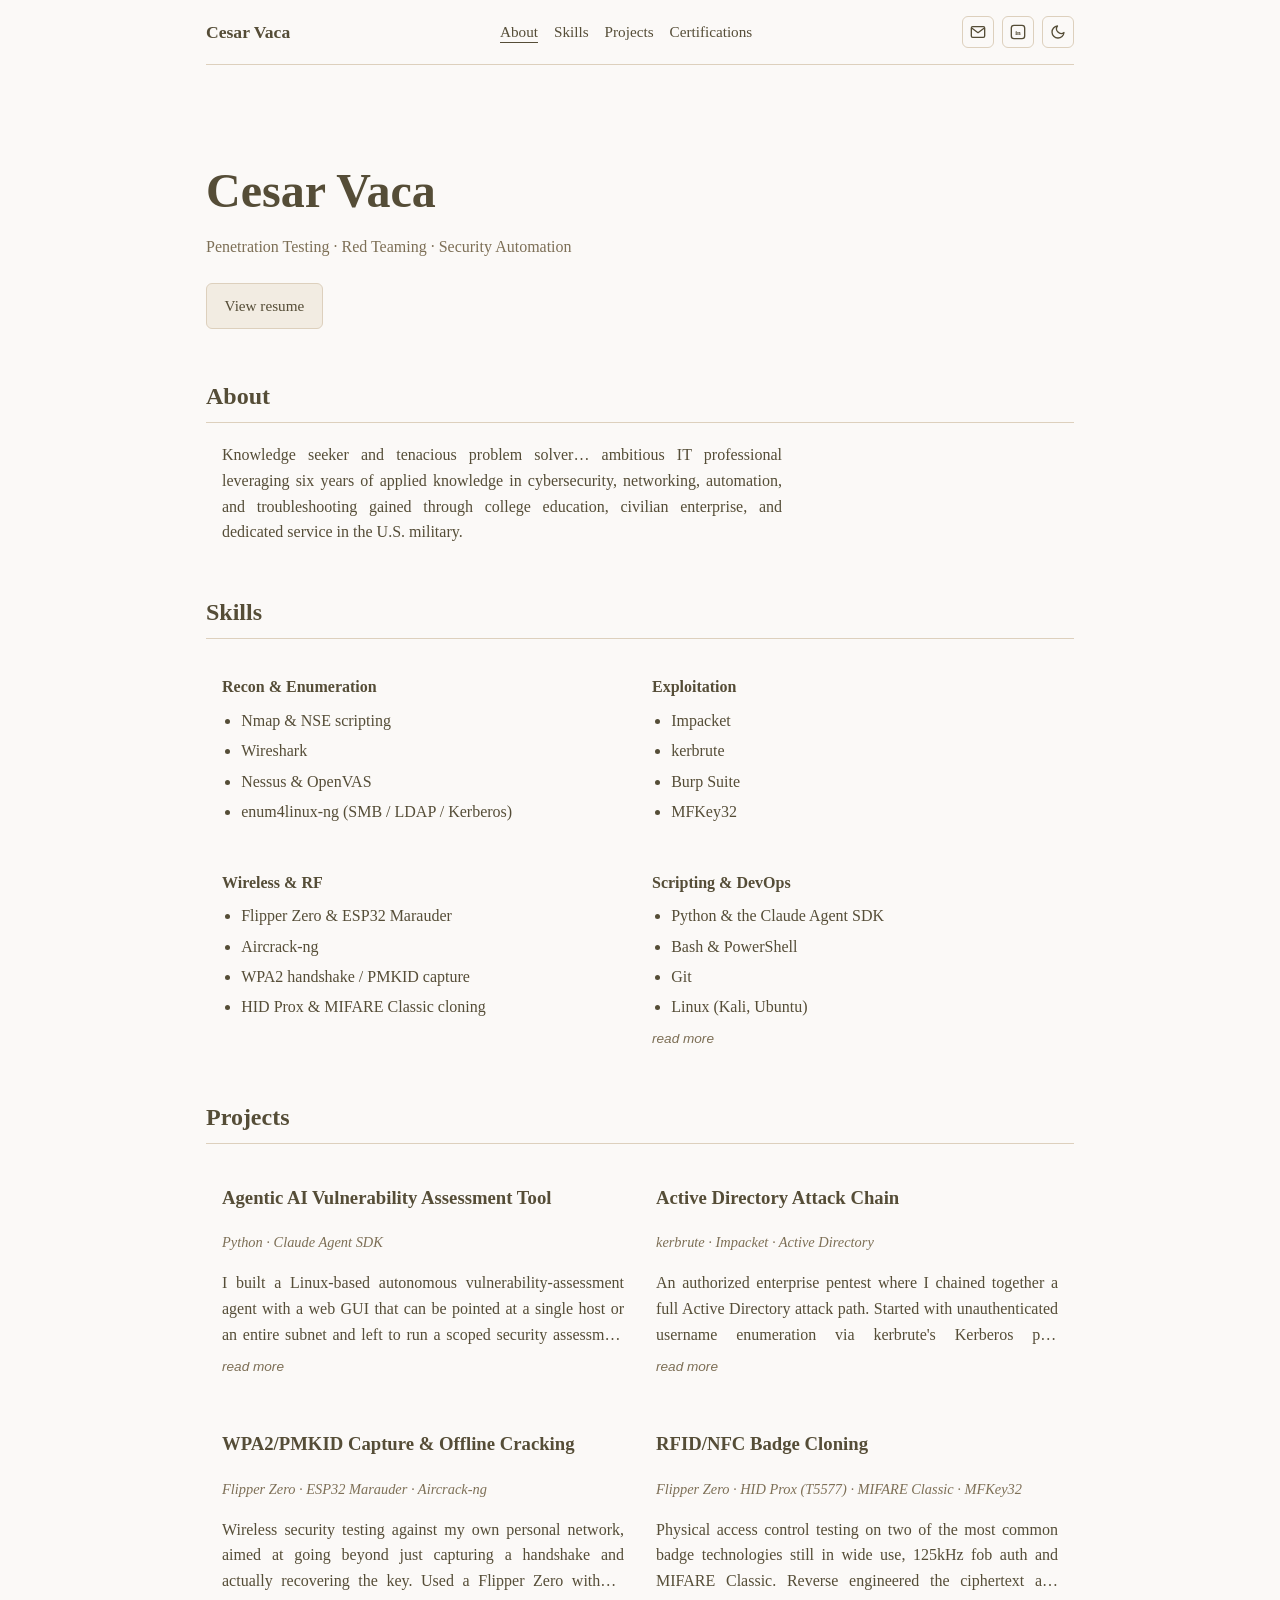
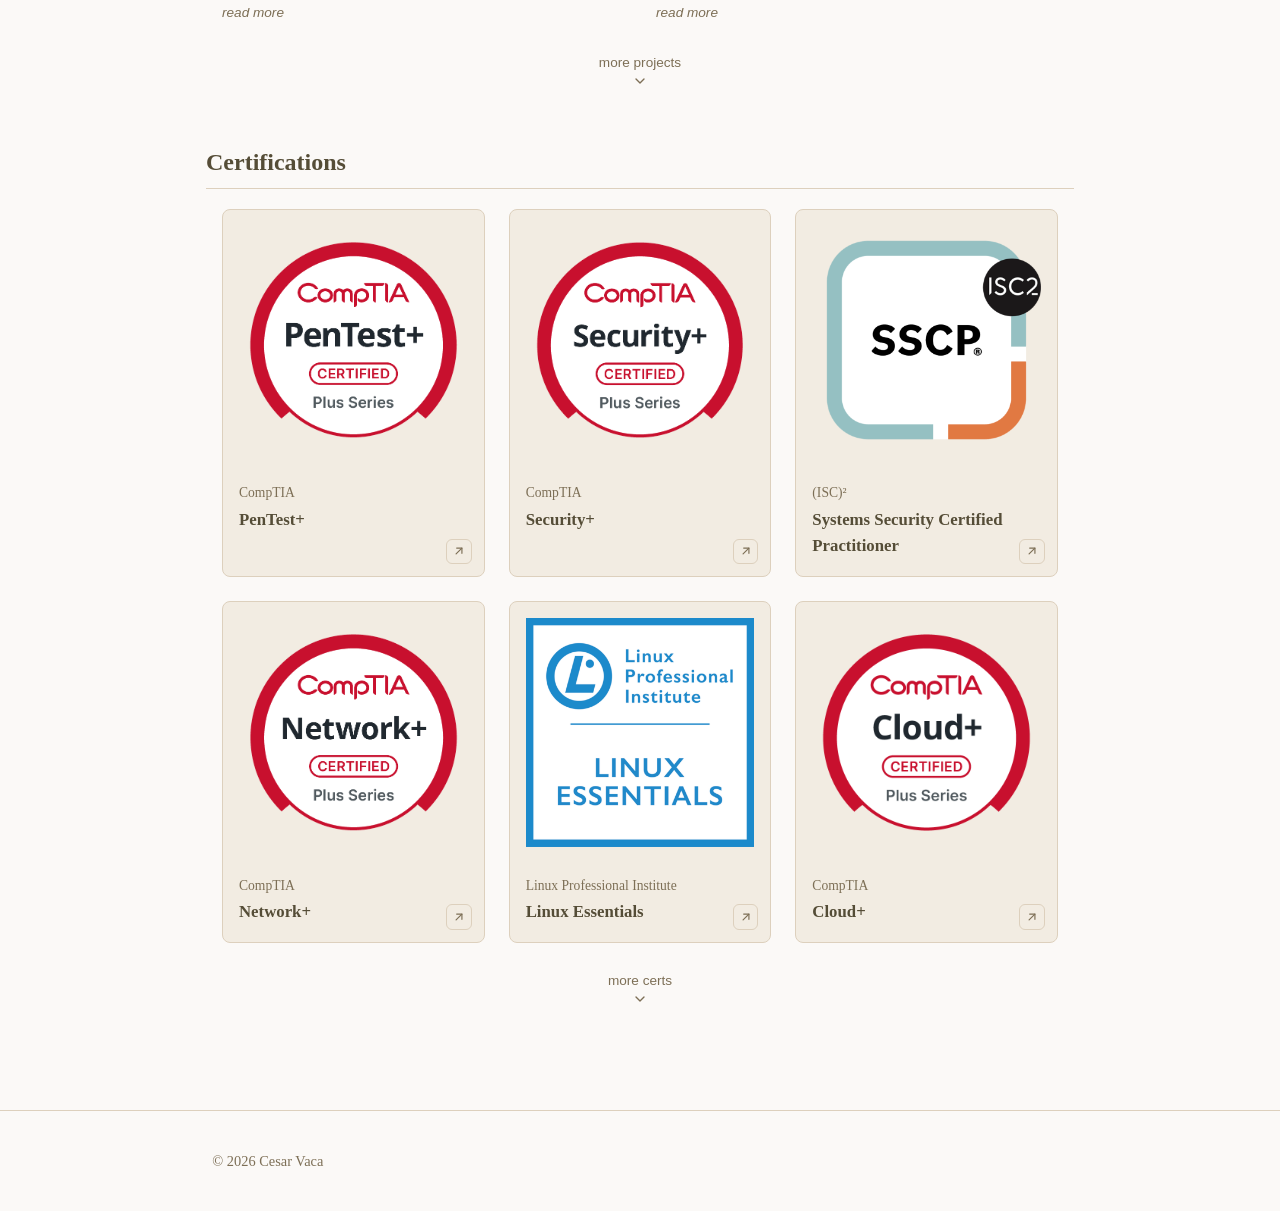
<file: index.html>
<!DOCTYPE html>
<html lang="en">
<head>
  <meta charset="UTF-8">
  <meta name="viewport" content="width=device-width, initial-scale=1.0">

  <!-- Theme must be set before first paint to avoid a flash of the wrong theme -->
  <script>
    (function () {
      var theme = 'dark';
      try {
        var saved = localStorage.getItem('theme');
        theme = saved || (window.matchMedia('(prefers-color-scheme: light)').matches ? 'light' : 'dark');
      } catch (e) {}
      document.documentElement.setAttribute('data-theme', theme);
    })();
  </script>

  <title>Cesar Vaca — Cybersecurity &amp; Penetration Testing</title>
  <meta name="description" content="Portfolio of Cesar Vaca, cybersecurity practitioner focused on penetration testing, red teaming, and security automation.">
  <link rel="canonical" href="https://cesarspace.online/">

  <!-- Structured data for search engines and job tools; mirrors the visible page content only -->
  <script type="application/ld+json">
  {
    "@context": "https://schema.org",
    "@type": "Person",
    "name": "Cesar Vaca",
    "url": "https://cesarspace.online/",
    "description": "Cybersecurity practitioner focused on penetration testing, red teaming, and security automation, with six years of applied experience in cybersecurity, networking, automation, and troubleshooting.",
    "image": "https://cesarspace.online/assets/img/og-image.png",
    "sameAs": [
      "https://www.linkedin.com/in/cesar-vaca"
    ],
    "knowsAbout": [
      "Nmap",
      "NSE scripting",
      "Wireshark",
      "Nessus",
      "OpenVAS",
      "enum4linux-ng",
      "Impacket",
      "kerbrute",
      "Burp Suite",
      "MFKey32",
      "Flipper Zero",
      "ESP32 Marauder",
      "Aircrack-ng",
      "WPA2 handshake and PMKID capture",
      "HID Prox and MIFARE Classic cloning",
      "Python",
      "Claude Agent SDK",
      "Bash",
      "PowerShell",
      "Git",
      "Linux",
      "Kali Linux",
      "Ubuntu",
      "Cloudflare Tunnel",
      "Cloudflare Zero Trust",
      "TLS/PKI",
      "DNS",
      "SPF/DKIM/DMARC",
      "Penetration testing",
      "Red teaming",
      "Security automation"
    ],
    "hasCredential": [
      {
        "@type": "EducationalOccupationalCredential",
        "name": "PenTest+",
        "credentialCategory": "certification",
        "recognizedBy": {
          "@type": "Organization",
          "name": "CompTIA"
        },
        "url": "https://www.credly.com/badges/893e9ba2-42d3-4b56-922e-d79908ea648e/public_url"
      },
      {
        "@type": "EducationalOccupationalCredential",
        "name": "Security+",
        "credentialCategory": "certification",
        "recognizedBy": {
          "@type": "Organization",
          "name": "CompTIA"
        },
        "url": "https://www.credly.com/badges/abeb1d9f-e3be-4571-bfea-fd5beabeaebd/public_url"
      },
      {
        "@type": "EducationalOccupationalCredential",
        "name": "Systems Security Certified Practitioner",
        "credentialCategory": "certification",
        "recognizedBy": {
          "@type": "Organization",
          "name": "(ISC)²"
        },
        "url": "https://www.credly.com/badges/cc08c910-19b8-47a9-a869-72b4d916efad/public_url"
      },
      {
        "@type": "EducationalOccupationalCredential",
        "name": "Network+",
        "credentialCategory": "certification",
        "recognizedBy": {
          "@type": "Organization",
          "name": "CompTIA"
        },
        "url": "https://www.credly.com/badges/9aef0cdb-99f6-4562-ba2a-3d0114cf7c8e/public_url"
      },
      {
        "@type": "EducationalOccupationalCredential",
        "name": "Linux Essentials",
        "credentialCategory": "certification",
        "recognizedBy": {
          "@type": "Organization",
          "name": "Linux Professional Institute"
        },
        "url": "https://www.credly.com/badges/c2b9890b-b2dd-4b77-a0ef-93bc54e045b1/public_url"
      },
      {
        "@type": "EducationalOccupationalCredential",
        "name": "Cloud+",
        "credentialCategory": "certification",
        "recognizedBy": {
          "@type": "Organization",
          "name": "CompTIA"
        },
        "url": "https://www.credly.com/badges/69339a74-4fec-4239-bc6e-648e1ce88b1d/public_url"
      },
      {
        "@type": "EducationalOccupationalCredential",
        "name": "Certified Cloud Practitioner",
        "credentialCategory": "certification",
        "recognizedBy": {
          "@type": "Organization",
          "name": "AWS"
        },
        "url": "https://www.credly.com/badges/6afecd0d-25e5-4164-bf71-714467b96241/public_url"
      }
    ]
  }
  </script>

  <!-- Open Graph: controls the preview card on LinkedIn, Slack, iMessage, etc. -->
  <meta property="og:type" content="website">
  <meta property="og:url" content="https://cesarspace.online/">
  <meta property="og:title" content="Cesar Vaca — Cybersecurity &amp; Penetration Testing">
  <meta property="og:description" content="Penetration testing, red teaming, and security automation.">
  <meta property="og:image" content="https://cesarspace.online/assets/img/og-image.png">
  <meta property="og:image:width" content="1200">
  <meta property="og:image:height" content="630">
  <meta name="twitter:card" content="summary_large_image">

  <!-- Favicons -->
  <link rel="icon" href="assets/img/favicon.ico" sizes="32x32">
  <link rel="apple-touch-icon" href="assets/img/apple-touch-icon.png">

  <link rel="stylesheet" href="css/styles.css">
</head>
<body>

  <a class="skip-link" href="#main">Skip to content</a>

  <header class="site-header">
    <nav class="nav" aria-label="Primary">
      <a href="#top" class="nav-brand">Cesar Vaca</a>

      <ul class="nav-links">
        <li><a href="#about">About</a></li>
        <li><a href="#skills">Skills</a></li>
        <li><a href="#projects">Projects</a></li>
        <li><a href="#certs">Certifications</a></li>
      </ul>

      <div class="nav-controls">
        <div class="mail-control">
          <button class="icon-btn" id="mail-trigger" type="button" aria-label="Email Cesar Vaca" data-email="contact@cesarspace.online">
            <svg class="icon" viewBox="0 0 24 24" fill="none" stroke="currentColor" stroke-width="2" stroke-linecap="round" stroke-linejoin="round" aria-hidden="true" focusable="false">
              <rect x="2" y="4" width="20" height="16" rx="2"></rect>
              <path d="m3 6.5 9 6.5 9-6.5"></path>
            </svg>
          </button>
          <div class="mail-flyout">
            <span class="mail-flyout-address">contact@cesarspace.online</span>
            <button id="copy-email" class="icon-btn copy-email-btn" type="button" aria-label="Copy email address">
              <svg class="icon icon-copy" viewBox="0 0 24 24" fill="none" stroke="currentColor" stroke-width="2" stroke-linecap="round" stroke-linejoin="round" aria-hidden="true" focusable="false">
                <rect x="9" y="9" width="12" height="12" rx="2"></rect>
                <path d="M5 15H4a2 2 0 0 1-2-2V4a2 2 0 0 1 2-2h9a2 2 0 0 1 2 2v1"></path>
              </svg>
              <svg class="icon icon-check" viewBox="0 0 24 24" fill="none" stroke="currentColor" stroke-width="2" stroke-linecap="round" stroke-linejoin="round" aria-hidden="true" focusable="false">
                <polyline points="20 6 9 17 4 12"></polyline>
              </svg>
            </button>
          </div>
        </div>
        <a class="icon-btn" href="https://www.linkedin.com/in/cesar-vaca" target="_blank" rel="noopener noreferrer" aria-label="LinkedIn profile">
          <svg class="icon" viewBox="0 0 24 24" aria-hidden="true" focusable="false">
            <rect x="2" y="2" width="20" height="20" rx="4" fill="none" stroke="currentColor" stroke-width="2"></rect>
            <text x="12" y="16.5" text-anchor="middle" font-size="10" font-weight="700" fill="currentColor">in</text>
          </svg>
        </a>
        <button id="theme-toggle" class="icon-btn theme-toggle" type="button" aria-label="Switch color theme">
          <svg class="icon icon-moon" viewBox="0 0 24 24" fill="none" stroke="currentColor" stroke-width="2" stroke-linecap="round" stroke-linejoin="round" aria-hidden="true" focusable="false">
            <path d="M21 12.79A9 9 0 1 1 11.21 3 7 7 0 0 0 21 12.79z"></path>
          </svg>
          <svg class="icon icon-sun" viewBox="0 0 24 24" fill="none" stroke="currentColor" stroke-width="2" stroke-linecap="round" stroke-linejoin="round" aria-hidden="true" focusable="false">
            <circle cx="12" cy="12" r="4"></circle>
            <line x1="12" y1="2" x2="12" y2="4"></line>
            <line x1="12" y1="20" x2="12" y2="22"></line>
            <line x1="4.22" y1="4.22" x2="5.64" y2="5.64"></line>
            <line x1="18.36" y1="18.36" x2="19.78" y2="19.78"></line>
            <line x1="2" y1="12" x2="4" y2="12"></line>
            <line x1="20" y1="12" x2="22" y2="12"></line>
            <line x1="4.22" y1="19.78" x2="5.64" y2="18.36"></line>
            <line x1="18.36" y1="5.64" x2="19.78" y2="4.22"></line>
          </svg>
        </button>
      </div>
    </nav>
    <div class="header-rule"><span></span></div>
  </header>

  <p id="copy-email-status" class="visually-hidden" aria-live="polite"></p>

  <main id="main">

    <section class="hero" id="top">
      <h1>Cesar Vaca</h1>
      <p class="tagline">Penetration Testing &middot; Red Teaming &middot; Security Automation</p>

      <p class="hero-actions">
        <a class="btn" href="resume">View resume</a>
      </p>
    </section>

    <section id="about">
      <h2>About</h2>
      <p>Knowledge seeker and tenacious problem solver&hellip; ambitious IT professional
        leveraging six years of applied knowledge in cybersecurity, networking,
        automation, and troubleshooting gained through college education,
        civilian enterprise, and dedicated service in the U.S. military.</p>
    </section>

    <section id="skills">
      <h2>Skills</h2>

      <div class="skills-grid">
        <div class="skill-group">
          <h3>Recon &amp; Enumeration</h3>
          <ul class="skill-list">
            <li>Nmap &amp; NSE scripting</li>
            <li>Wireshark</li>
            <li>Nessus &amp; OpenVAS</li>
            <li>enum4linux-ng (SMB / LDAP / Kerberos)</li>
          </ul>
          <button class="project-desc-toggle skill-toggle" type="button" aria-expanded="false" aria-label="Read more of the Recon &amp; Enumeration skills list">
            <span class="show-more-label">read more</span>
          </button>
        </div>
        <div class="skill-group">
          <h3>Exploitation</h3>
          <ul class="skill-list">
            <li>Impacket</li>
            <li>kerbrute</li>
            <li>Burp Suite</li>
            <li>MFKey32</li>
          </ul>
          <button class="project-desc-toggle skill-toggle" type="button" aria-expanded="false" aria-label="Read more of the Exploitation skills list">
            <span class="show-more-label">read more</span>
          </button>
        </div>
        <div class="skill-group">
          <h3>Wireless &amp; RF</h3>
          <ul class="skill-list">
            <li>Flipper Zero &amp; ESP32 Marauder</li>
            <li>Aircrack-ng</li>
            <li>WPA2 handshake / PMKID capture</li>
            <li>HID Prox &amp; MIFARE Classic cloning</li>
          </ul>
          <button class="project-desc-toggle skill-toggle" type="button" aria-expanded="false" aria-label="Read more of the Wireless &amp; RF skills list">
            <span class="show-more-label">read more</span>
          </button>
        </div>
        <div class="skill-group">
          <h3>Scripting &amp; DevOps</h3>
          <ul class="skill-list">
            <li>Python &amp; the Claude Agent SDK</li>
            <li>Bash &amp; PowerShell</li>
            <li>Git</li>
            <li>Linux (Kali, Ubuntu)</li>
            <li>Cloudflare Tunnel &amp; Zero Trust</li>
            <li>TLS/PKI, DNS, SPF/DKIM/DMARC</li>
          </ul>
          <button class="project-desc-toggle skill-toggle" type="button" aria-expanded="false" aria-label="Read more of the Scripting &amp; DevOps skills list">
            <span class="show-more-label">read more</span>
          </button>
        </div>
      </div>
    </section>

    <section id="projects">
      <h2>Projects</h2>

      <!--
        One <article class="project"> per project, in a responsive grid.
        Demo videos are commented out for now (search "DEMO VIDEO") — uncomment
        each <figure class="demo"> block once real clips exist. Hover-to-play demo (square aspect ratio) — replace
        assets/video/demo.* and assets/img/demo-poster.jpg with the real
        clip when ready; see the Media section in CLAUDE.md for encoding.
      -->
      <div class="projects-grid">
        <article class="project">
          <!-- DEMO VIDEO (disabled until real clips are ready; uncomment to restore)
          <figure class="demo">
            <video class="demo-video" muted loop playsinline preload="metadata"
                   poster="assets/img/demo-poster.jpg" width="800" height="800">
              <source src="assets/video/demo.webm" type="video/webm">
              <source src="assets/video/demo.mp4" type="video/mp4">
            </video>
          </figure>
          -->

          <h3>Agentic AI Vulnerability Assessment Tool</h3>
          <p class="project-meta">Python &middot; Claude Agent SDK</p>
          <p class="project-desc">I built a Linux-based autonomous vulnerability-assessment agent with a web
            GUI that can be pointed at a single host or an entire subnet and left to run a
            scoped security assessment end to end, auto-generating a findings report when
            it's done. The agent enforces a strict tool allow-list and validates every
            target against an authorized IP scope before it's allowed to act, so it can't
            wander outside the boundaries it was given. Furthermore, scan data and secrets
            are stored encrypted at rest, and Python code is immutable to the agent. It runs
            as a managed background service with start-on-boot and auto-restart-on-failure,
            and has been iterated on and version-controlled across multiple releases.
            Building the guardrails turned out to be the harder and more interesting problem
            than building the automation itself.</p>
          <button class="project-desc-toggle" type="button" aria-expanded="false" aria-label="Read more of this project description">
            <span class="show-more-label">read more</span>
          </button>
        </article>

        <article class="project">
          <!-- DEMO VIDEO (disabled until real clips are ready; uncomment to restore)
          <figure class="demo">
            <video class="demo-video" muted loop playsinline preload="metadata"
                   poster="assets/img/demo-poster.jpg" width="800" height="800">
              <source src="assets/video/demo.webm" type="video/webm">
              <source src="assets/video/demo.mp4" type="video/mp4">
            </video>
          </figure>
          -->

          <h3>Active Directory Attack Chain</h3>
          <p class="project-meta">kerbrute &middot; Impacket &middot; Active Directory</p>
          <p class="project-desc">An authorized enterprise pentest where I chained together a full Active
            Directory attack path. Started with unauthenticated username enumeration via
            kerbrute's Kerberos pre-authentication timing, then used Impacket to test the
            recovered accounts for AS-REP roasting, targeting accounts with Kerberos
            pre-authentication disabled that hand back a crackable ticket to anyone who asks.
            From there, checked the domain's LDAP signing configuration and confirmed it
            wasn't enforced, which is a precondition for an NTLM relay attack. Walking one
            identity from anonymous enumeration to a relay-ready misconfiguration made it
            obvious why each of these individually "minor" settings compound into a real
            path to compromise.</p>
          <button class="project-desc-toggle" type="button" aria-expanded="false" aria-label="Read more of this project description">
            <span class="show-more-label">read more</span>
          </button>
        </article>

        <article class="project">
          <!-- DEMO VIDEO (disabled until real clips are ready; uncomment to restore)
          <figure class="demo">
            <video class="demo-video" muted loop playsinline preload="metadata"
                   poster="assets/img/demo-poster.jpg" width="800" height="800">
              <source src="assets/video/demo.webm" type="video/webm">
              <source src="assets/video/demo.mp4" type="video/mp4">
            </video>
          </figure>
          -->

          <h3>WPA2/PMKID Capture &amp; Offline Cracking</h3>
          <p class="project-meta">Flipper Zero &middot; ESP32 Marauder &middot; Aircrack-ng</p>
          <p class="project-desc">Wireless security testing against my own personal network, aimed at going
            beyond just capturing a handshake and actually recovering the key. Used a
            Flipper Zero with an ESP32 Marauder board and custom firmware to profile nearby
            SSIDs, BSSIDs, channels, and encryption types. Then I performed a deauth attack
            on 2.4GHz-connected devices and captured both the WPA2 4-way handshake and the
            PMKID to a .pcap file. Ran the capture through Aircrack-ng against a wordlist
            offline, and recovered the pre-shared key. It's a fast, concrete way to
            demonstrate why Wi-Fi passwords should be as complex as an online account
            password, because a weak one can pose a real vulnerability, not just a
            theoretical one.</p>
          <button class="project-desc-toggle" type="button" aria-expanded="false" aria-label="Read more of this project description">
            <span class="show-more-label">read more</span>
          </button>
        </article>

        <article class="project">
          <!-- DEMO VIDEO (disabled until real clips are ready; uncomment to restore)
          <figure class="demo">
            <video class="demo-video" muted loop playsinline preload="metadata"
                   poster="assets/img/demo-poster.jpg" width="800" height="800">
              <source src="assets/video/demo.webm" type="video/webm">
              <source src="assets/video/demo.mp4" type="video/mp4">
            </video>
          </figure>
          -->

          <h3>RFID/NFC Badge Cloning</h3>
          <p class="project-meta">Flipper Zero &middot; HID Prox (T5577) &middot; MIFARE Classic &middot; MFKey32</p>
          <p class="project-desc">Physical access control testing on two of the most common badge technologies
            still in wide use, 125kHz fob auth and MIFARE Classic. Reverse engineered the
            ciphertext and cloned a HID Prox credential onto a writable T5577 tag, then
            separately captured MIFARE Classic authentication traffic and recovered the
            per-sector keys with MFKey32. Combined both onto a single emulated fob capable of
            presenting either credential, using only a handheld reader/writer and no access
            to the original badge's backend system. The exercise is a reminder that a lot of
            physical access control still relies on credential technologies that were never
            designed to resist cloning.</p>
          <button class="project-desc-toggle" type="button" aria-expanded="false" aria-label="Read more of this project description">
            <span class="show-more-label">read more</span>
          </button>
        </article>

        <article class="project">
          <!-- DEMO VIDEO (disabled until real clips are ready; uncomment to restore)
          <figure class="demo">
            <video class="demo-video" muted loop playsinline preload="metadata"
                   poster="assets/img/demo-poster.jpg" width="800" height="800">
              <source src="assets/video/demo.webm" type="video/webm">
              <source src="assets/video/demo.mp4" type="video/mp4">
            </video>
          </figure>
          -->

          <h3>Burp Suite Web/API Testing</h3>
          <p class="project-meta">Burp Suite &middot; Web/API Security</p>
          <p class="project-desc">Web application and API testing against intentionally vulnerable lab targets,
            focusing on server-side trust boundaries. Used Burp Suite to intercept and modify
            requests, confirming a server-side request forgery by redirecting a vulnerable
            parameter to an attacker-controlled callback listener and watching the target
            make the outbound request itself. Separately tested authorization at the object
            level by diffing API responses between a low-privilege account and an admin
            account for the same resource IDs, which surfaced a broken object-level
            authorization issue letting one account reach another's data. Both findings map
            directly to entries on the OWASP API Security Top 10.</p>
          <button class="project-desc-toggle" type="button" aria-expanded="false" aria-label="Read more of this project description">
            <span class="show-more-label">read more</span>
          </button>
        </article>

        <article class="project">
          <!-- DEMO VIDEO (disabled until real clips are ready; uncomment to restore)
          <figure class="demo">
            <video class="demo-video" muted loop playsinline preload="metadata"
                   poster="assets/img/demo-poster.jpg" width="800" height="800">
              <source src="assets/video/demo.webm" type="video/webm">
              <source src="assets/video/demo.mp4" type="video/mp4">
            </video>
          </figure>
          -->

          <h3>Secure Self-Hosted Minecraft Server</h3>
          <p class="project-meta">Ubuntu &middot; AMP (CubeCoders) &middot; Cloudflare Zero Trust &middot; Nginx</p>
          <p class="project-desc">I wanted to run a Minecraft server for friends without paying for a hosted
            Realm and without exposing my home IP address to the internet. So, I decided to
            self-host a server with CubeCoders AMP on a personally managed Ubuntu box, put
            the web management panel behind an Nginx reverse proxy with a real TLS
            certificate on a private subdomain, and tunneled both the web and game traffic
            outbound so no public port ever has to be opened on the home network. In front
            of the server admin management panel sits a Cloudflare Zero Trust access gate
            that only lets pre-approved email addresses in, and only after a one-time
            passcode. With this defense-in-depth setup, I can have my friends securely
            manage my Minecraft server remotely.</p>
          <button class="project-desc-toggle" type="button" aria-expanded="false" aria-label="Read more of this project description">
            <span class="show-more-label">read more</span>
          </button>
        </article>

        <article class="project">
          <!-- DEMO VIDEO (disabled until real clips are ready; uncomment to restore)
          <figure class="demo">
            <video class="demo-video" muted loop playsinline preload="metadata"
                   poster="assets/img/demo-poster.jpg" width="800" height="800">
              <source src="assets/video/demo.webm" type="video/webm">
              <source src="assets/video/demo.mp4" type="video/mp4">
            </video>
          </figure>
          -->

          <h3>Uniform Random Apple Shortcuts Password Generator</h3>
          <p class="project-meta">Apple Shortcuts &middot; iOS/macOS</p>
          <p class="project-desc">Apple's native password generator always generates passwords with the same
            fixed format. It's a set length with exactly one digit, one uppercase letter,
            two hyphens, and lowercase everywhere else. That fixed structure quietly shrinks
            the real keyspace, and Apple advertises around 71 bits of entropy, but a known,
            unchanging format gives an attacker a big head start when brute forcing. My
            solution was building a password generator in Apple Shortcuts that randomly
            selects from a 75-character pool of letters, digits, and symbols, with no
            positional pattern at all. A 17-character password generated from my shortcut
            works out to roughly 106 bits of entropy, about 7.5&times;10<sup>31</sup>
            possibilities, using nothing but Apple's own visual scripting tool in the
            Shortcuts app.</p>
          <button class="project-desc-toggle" type="button" aria-expanded="false" aria-label="Read more of this project description">
            <span class="show-more-label">read more</span>
          </button>
        </article>
      </div>

      <div class="show-more-wrap">
        <button id="projects-toggle" class="show-more-btn" type="button" aria-expanded="false" aria-label="Show more projects">
          <span class="show-more-label">more</span>
          <svg class="show-more-arrow" viewBox="0 0 24 24" fill="none" stroke="currentColor" stroke-width="2" stroke-linecap="round" stroke-linejoin="round" aria-hidden="true" focusable="false">
            <polyline points="6 9 12 15 18 9"></polyline>
          </svg>
        </button>
      </div>
    </section>

    <section id="certs">
      <h2>Certifications</h2>

      <!--
        One <article class="cert-card"> per credential, showing the
        vendor's Credly badge PNG (square) rather than a scan of the
        certificate, then two lines of text: .cert-vendor (the issuing
        org, e.g. "CompTIA") and .cert-title (the credential's own name,
        e.g. "PenTest+") -- previously one combined <h3> ("CompTIA
        PenTest+"), split into two elements so the vendor can read as
        visually secondary to the cert name. The whole card is the Credly
        link: .cert-badge-trigger is a real <a> wrapping the <img>,
        .cert-vendor, and .cert-title together, so a tap anywhere on the
        card (badge, vendor, or title) just navigates -- no JS required on
        touch. .cert-badge-icon (a plain arrow-up-right glyph) sits in the
        card's bottom-right corner as an always-visible tap/click
        affordance, and .cert-verify-flyout is a decorative, non-interactive
        label that js/main.js fades in and moves with the cursor on
        real-mouse hover only (desktop); both are direct children of
        .cert-card (siblings of the <a>), positioned against the card itself
        rather than the trigger. .cert-verify-flyout is aria-hidden since the
        <a> already carries the accessible name via its own aria-label. To
        add a new one: drop the badge PNG in assets/certs/ (kebab-case
        filename) and add a matching card here. For a credential with no
        Credly badge (e.g. a degree): skip the <a>/.cert-badge-icon/
        .cert-verify-flyout entirely and use a bare <img class="cert-image">
        plus <p class="cert-vendor">/<h3 class="cert-title"> as direct
        children of <article class="cert-card">.
      -->
      <div class="certs-grid">
        <article class="cert-card">
          <a class="cert-badge-trigger" href="https://www.credly.com/badges/893e9ba2-42d3-4b56-922e-d79908ea648e/public_url" target="_blank" rel="noopener noreferrer" aria-label="Verify CompTIA PenTest+ with Credly">
            <img class="cert-image" src="assets/certs/pentest-plus.png" alt="CompTIA PenTest+ badge" width="601" height="601" loading="lazy">
            <p class="cert-vendor">CompTIA</p>
            <h3 class="cert-title">PenTest+</h3>
          </a>
          <span class="cert-badge-icon" aria-hidden="true">
            <svg viewBox="0 0 24 24" fill="none" stroke="currentColor" stroke-width="2" stroke-linecap="round" stroke-linejoin="round" aria-hidden="true" focusable="false">
              <line x1="7" y1="17" x2="17" y2="7"></line>
              <polyline points="8 7 17 7 17 16"></polyline>
            </svg>
          </span>
          <span class="cert-verify-flyout" aria-hidden="true">Verify with Credly</span>
        </article>
        <article class="cert-card">
          <a class="cert-badge-trigger" href="https://www.credly.com/badges/abeb1d9f-e3be-4571-bfea-fd5beabeaebd/public_url" target="_blank" rel="noopener noreferrer" aria-label="Verify CompTIA Security+ with Credly">
            <img class="cert-image" src="assets/certs/security-plus.png" alt="CompTIA Security+ badge" width="601" height="601" loading="lazy">
            <p class="cert-vendor">CompTIA</p>
            <h3 class="cert-title">Security+</h3>
          </a>
          <span class="cert-badge-icon" aria-hidden="true">
            <svg viewBox="0 0 24 24" fill="none" stroke="currentColor" stroke-width="2" stroke-linecap="round" stroke-linejoin="round" aria-hidden="true" focusable="false">
              <line x1="7" y1="17" x2="17" y2="7"></line>
              <polyline points="8 7 17 7 17 16"></polyline>
            </svg>
          </span>
          <span class="cert-verify-flyout" aria-hidden="true">Verify with Credly</span>
        </article>
        <article class="cert-card">
          <a class="cert-badge-trigger" href="https://www.credly.com/badges/cc08c910-19b8-47a9-a869-72b4d916efad/public_url" target="_blank" rel="noopener noreferrer" aria-label="Verify (ISC)&sup2; Systems Security Certified Practitioner with Credly">
            <img class="cert-image" src="assets/certs/sscp.png" alt="(ISC)&sup2; SSCP badge" width="1455" height="1455" loading="lazy">
            <p class="cert-vendor">(ISC)&sup2;</p>
            <h3 class="cert-title">Systems Security Certified Practitioner</h3>
          </a>
          <span class="cert-badge-icon" aria-hidden="true">
            <svg viewBox="0 0 24 24" fill="none" stroke="currentColor" stroke-width="2" stroke-linecap="round" stroke-linejoin="round" aria-hidden="true" focusable="false">
              <line x1="7" y1="17" x2="17" y2="7"></line>
              <polyline points="8 7 17 7 17 16"></polyline>
            </svg>
          </span>
          <span class="cert-verify-flyout" aria-hidden="true">Verify with Credly</span>
        </article>
        <article class="cert-card">
          <a class="cert-badge-trigger" href="https://www.credly.com/badges/9aef0cdb-99f6-4562-ba2a-3d0114cf7c8e/public_url" target="_blank" rel="noopener noreferrer" aria-label="Verify CompTIA Network+ with Credly">
            <img class="cert-image" src="assets/certs/network-plus.png" alt="CompTIA Network+ badge" width="601" height="601" loading="lazy">
            <p class="cert-vendor">CompTIA</p>
            <h3 class="cert-title">Network+</h3>
          </a>
          <span class="cert-badge-icon" aria-hidden="true">
            <svg viewBox="0 0 24 24" fill="none" stroke="currentColor" stroke-width="2" stroke-linecap="round" stroke-linejoin="round" aria-hidden="true" focusable="false">
              <line x1="7" y1="17" x2="17" y2="7"></line>
              <polyline points="8 7 17 7 17 16"></polyline>
            </svg>
          </span>
          <span class="cert-verify-flyout" aria-hidden="true">Verify with Credly</span>
        </article>
        <article class="cert-card">
          <a class="cert-badge-trigger" href="https://www.credly.com/badges/c2b9890b-b2dd-4b77-a0ef-93bc54e045b1/public_url" target="_blank" rel="noopener noreferrer" aria-label="Verify Linux Essentials with Credly">
            <img class="cert-image" src="assets/certs/linux-essentials.png" alt="Linux Essentials badge" width="1632" height="1632" loading="lazy">
            <p class="cert-vendor">Linux Professional Institute</p>
            <h3 class="cert-title">Linux Essentials</h3>
          </a>
          <span class="cert-badge-icon" aria-hidden="true">
            <svg viewBox="0 0 24 24" fill="none" stroke="currentColor" stroke-width="2" stroke-linecap="round" stroke-linejoin="round" aria-hidden="true" focusable="false">
              <line x1="7" y1="17" x2="17" y2="7"></line>
              <polyline points="8 7 17 7 17 16"></polyline>
            </svg>
          </span>
          <span class="cert-verify-flyout" aria-hidden="true">Verify with Credly</span>
        </article>
        <article class="cert-card">
          <a class="cert-badge-trigger" href="https://www.credly.com/badges/69339a74-4fec-4239-bc6e-648e1ce88b1d/public_url" target="_blank" rel="noopener noreferrer" aria-label="Verify CompTIA Cloud+ with Credly">
            <img class="cert-image" src="assets/certs/cloud-plus.png" alt="CompTIA Cloud+ badge" width="600" height="600" loading="lazy">
            <p class="cert-vendor">CompTIA</p>
            <h3 class="cert-title">Cloud+</h3>
          </a>
          <span class="cert-badge-icon" aria-hidden="true">
            <svg viewBox="0 0 24 24" fill="none" stroke="currentColor" stroke-width="2" stroke-linecap="round" stroke-linejoin="round" aria-hidden="true" focusable="false">
              <line x1="7" y1="17" x2="17" y2="7"></line>
              <polyline points="8 7 17 7 17 16"></polyline>
            </svg>
          </span>
          <span class="cert-verify-flyout" aria-hidden="true">Verify with Credly</span>
        </article>
        <article class="cert-card">
          <a class="cert-badge-trigger" href="https://www.credly.com/badges/6afecd0d-25e5-4164-bf71-714467b96241/public_url" target="_blank" rel="noopener noreferrer" aria-label="Verify AWS Certified Cloud Practitioner with Credly">
            <img class="cert-image" src="assets/certs/aws-ccp.png" alt="AWS Certified Cloud Practitioner badge" width="1654" height="1654" loading="lazy">
            <p class="cert-vendor">AWS</p>
            <h3 class="cert-title">Certified Cloud Practitioner</h3>
          </a>
          <span class="cert-badge-icon" aria-hidden="true">
            <svg viewBox="0 0 24 24" fill="none" stroke="currentColor" stroke-width="2" stroke-linecap="round" stroke-linejoin="round" aria-hidden="true" focusable="false">
              <line x1="7" y1="17" x2="17" y2="7"></line>
              <polyline points="8 7 17 7 17 16"></polyline>
            </svg>
          </span>
          <span class="cert-verify-flyout" aria-hidden="true">Verify with Credly</span>
        </article>
      </div>

      <div class="show-more-wrap">
        <button id="certs-toggle" class="show-more-btn" type="button" aria-expanded="false" aria-label="Show more certifications">
          <span class="show-more-label">more</span>
          <svg class="show-more-arrow" viewBox="0 0 24 24" fill="none" stroke="currentColor" stroke-width="2" stroke-linecap="round" stroke-linejoin="round" aria-hidden="true" focusable="false">
            <polyline points="6 9 12 15 18 9"></polyline>
          </svg>
        </button>
      </div>
    </section>

    <div id="scroll-sentinel" class="scroll-sentinel" aria-hidden="true"></div>

  </main>

  <footer class="site-footer">
    <p>&copy; 2026 Cesar Vaca</p>
  </footer>

  <button id="back-to-top" class="back-to-top" type="button" aria-label="Back to top">&#8593;</button>

  <script src="js/main.js"></script>
</body>
</html>
</file>
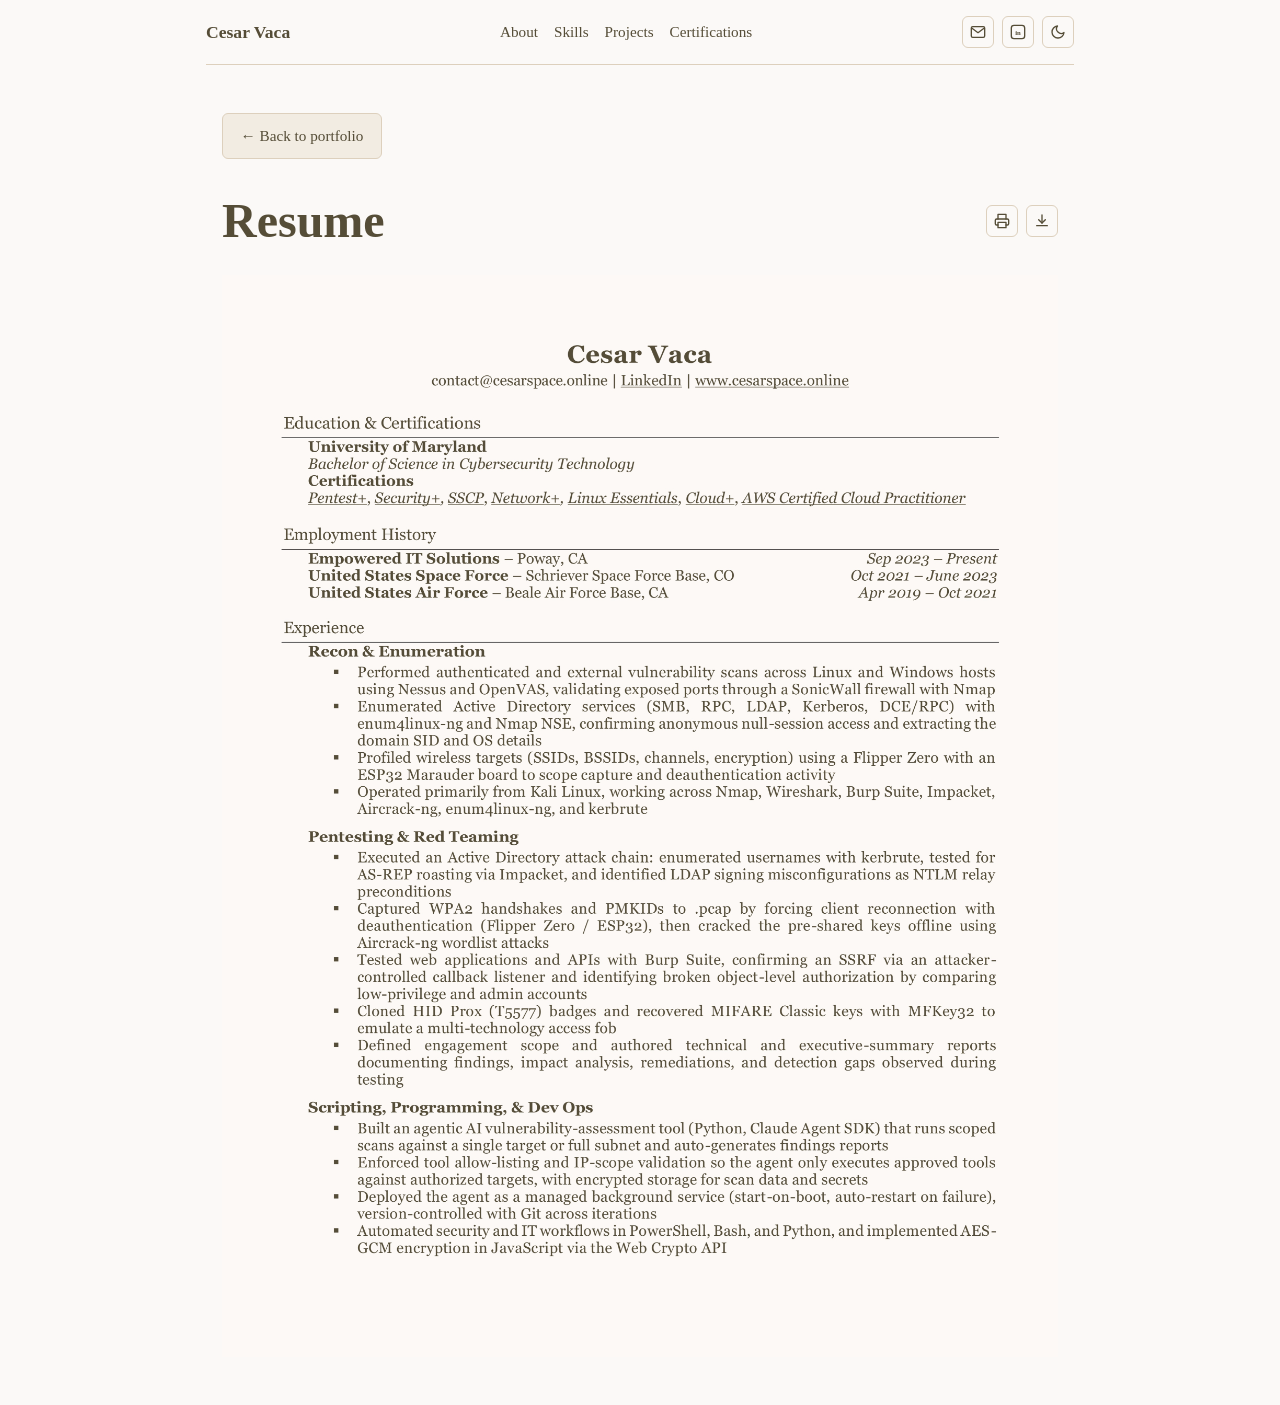
<file: resume.html>
<!DOCTYPE html>
<html lang="en">
<head>
  <meta charset="UTF-8">
  <meta name="viewport" content="width=device-width, initial-scale=1.0">

  <!-- Theme must be set before first paint to avoid a flash of the wrong theme -->
  <script>
    (function () {
      var theme = 'dark';
      try {
        var saved = localStorage.getItem('theme');
        theme = saved || (window.matchMedia('(prefers-color-scheme: light)').matches ? 'light' : 'dark');
      } catch (e) {}
      document.documentElement.setAttribute('data-theme', theme);
    })();
  </script>

  <title>Resume &mdash; Cesar Vaca</title>
  <link rel="canonical" href="https://cesarspace.online/resume">

  <!-- Favicons -->
  <link rel="icon" href="assets/img/favicon.ico" sizes="32x32">
  <link rel="apple-touch-icon" href="assets/img/apple-touch-icon.png">

  <link rel="stylesheet" href="css/styles.css">
</head>
<body>

  <a class="skip-link" href="#main">Skip to content</a>

  <!--
    Same header as index.html (brand, nav-links, mail flyout, LinkedIn,
    theme toggle) so this page reads as part of the site rather than a
    bare utility page. Nav links point back to /#about etc. since there
    are no matching sections on this page for a bare #about to scroll to.
  -->
  <header class="site-header">
    <nav class="nav" aria-label="Primary">
      <a href="/" class="nav-brand">Cesar Vaca</a>

      <ul class="nav-links">
        <li><a href="/#about">About</a></li>
        <li><a href="/#skills">Skills</a></li>
        <li><a href="/#projects">Projects</a></li>
        <li><a href="/#certs">Certifications</a></li>
      </ul>

      <div class="nav-controls">
        <div class="mail-control">
          <button class="icon-btn" id="mail-trigger" type="button" aria-label="Email Cesar Vaca" data-email="contact@cesarspace.online">
            <svg class="icon" viewBox="0 0 24 24" fill="none" stroke="currentColor" stroke-width="2" stroke-linecap="round" stroke-linejoin="round" aria-hidden="true" focusable="false">
              <rect x="2" y="4" width="20" height="16" rx="2"></rect>
              <path d="m3 6.5 9 6.5 9-6.5"></path>
            </svg>
          </button>
          <div class="mail-flyout">
            <span class="mail-flyout-address">contact@cesarspace.online</span>
            <button id="copy-email" class="icon-btn copy-email-btn" type="button" aria-label="Copy email address">
              <svg class="icon icon-copy" viewBox="0 0 24 24" fill="none" stroke="currentColor" stroke-width="2" stroke-linecap="round" stroke-linejoin="round" aria-hidden="true" focusable="false">
                <rect x="9" y="9" width="12" height="12" rx="2"></rect>
                <path d="M5 15H4a2 2 0 0 1-2-2V4a2 2 0 0 1 2-2h9a2 2 0 0 1 2 2v1"></path>
              </svg>
              <svg class="icon icon-check" viewBox="0 0 24 24" fill="none" stroke="currentColor" stroke-width="2" stroke-linecap="round" stroke-linejoin="round" aria-hidden="true" focusable="false">
                <polyline points="20 6 9 17 4 12"></polyline>
              </svg>
            </button>
          </div>
        </div>
        <a class="icon-btn" href="https://www.linkedin.com/in/cesar-vaca" target="_blank" rel="noopener noreferrer" aria-label="LinkedIn profile">
          <svg class="icon" viewBox="0 0 24 24" aria-hidden="true" focusable="false">
            <rect x="2" y="2" width="20" height="20" rx="4" fill="none" stroke="currentColor" stroke-width="2"></rect>
            <text x="12" y="16.5" text-anchor="middle" font-size="10" font-weight="700" fill="currentColor">in</text>
          </svg>
        </a>
        <button id="theme-toggle" class="icon-btn theme-toggle" type="button" aria-label="Switch color theme">
          <svg class="icon icon-moon" viewBox="0 0 24 24" fill="none" stroke="currentColor" stroke-width="2" stroke-linecap="round" stroke-linejoin="round" aria-hidden="true" focusable="false">
            <path d="M21 12.79A9 9 0 1 1 11.21 3 7 7 0 0 0 21 12.79z"></path>
          </svg>
          <svg class="icon icon-sun" viewBox="0 0 24 24" fill="none" stroke="currentColor" stroke-width="2" stroke-linecap="round" stroke-linejoin="round" aria-hidden="true" focusable="false">
            <circle cx="12" cy="12" r="4"></circle>
            <line x1="12" y1="2" x2="12" y2="4"></line>
            <line x1="12" y1="20" x2="12" y2="22"></line>
            <line x1="4.22" y1="4.22" x2="5.64" y2="5.64"></line>
            <line x1="18.36" y1="18.36" x2="19.78" y2="19.78"></line>
            <line x1="2" y1="12" x2="4" y2="12"></line>
            <line x1="20" y1="12" x2="22" y2="12"></line>
            <line x1="4.22" y1="19.78" x2="5.64" y2="18.36"></line>
            <line x1="18.36" y1="5.64" x2="19.78" y2="4.22"></line>
          </svg>
        </button>
      </div>
    </nav>
    <div class="header-rule"><span></span></div>
  </header>

  <p id="copy-email-status" class="visually-hidden" aria-live="polite"></p>

  <main id="main">
    <a class="btn resume-back" href="/">&larr; Back to portfolio</a>

    <div class="resume-toolbar">
      <h1>Resume</h1>
      <div class="resume-toolbar-actions">
        <button id="resume-print" class="icon-btn" type="button" aria-label="Print resume">
          <svg class="icon" viewBox="0 0 24 24" fill="none" stroke="currentColor" stroke-width="2" stroke-linecap="round" stroke-linejoin="round" aria-hidden="true" focusable="false">
            <polyline points="6 9 6 2 18 2 18 9"></polyline>
            <path d="M6 18H4a2 2 0 0 1-2-2v-5a2 2 0 0 1 2-2h16a2 2 0 0 1 2 2v5a2 2 0 0 1-2 2h-2"></path>
            <rect x="6" y="14" width="12" height="8"></rect>
          </svg>
        </button>
        <a id="resume-download" class="icon-btn" href="assets/Cesar%20Vaca%20Resume.pdf" download="Cesar Vaca Resume.pdf" aria-label="Download resume">
          <svg class="icon" viewBox="0 0 24 24" fill="none" stroke="currentColor" stroke-width="2" stroke-linecap="round" stroke-linejoin="round" aria-hidden="true" focusable="false">
            <path d="M12 3v12"></path>
            <polyline points="7 10 12 15 17 10"></polyline>
            <path d="M4 19h16"></path>
          </svg>
        </a>
      </div>
    </div>

    <!--
      A static, pre-rendered image of the resume (assets/img/resume-preview.jpg,
      generated ad hoc from the PDF -- see CLAUDE.md) rather than an embedded
      PDF viewer: a live viewer comes with its own zoom/pan controls and its
      own background showing wherever the page doesn't exactly fill the
      frame, neither of which is wanted here. An <img> just scales to the
      page width like any other image, on desktop and mobile alike, with
      no interaction beyond that.
    -->
    <img class="resume-embed" src="assets/img/resume-preview.jpg" alt="Cesar Vaca resume" width="3198" height="4139">

    <!--
      Hidden, not removed: the visible resume above is a flattened image,
      but printing should still print the real (vector, crisp) PDF. This
      iframe exists only so the Print button has a same-origin PDF document
      to call .contentWindow.print() on -- see js/main.js.
    -->
    <iframe id="resume-frame" class="resume-print-frame" src="assets/Cesar%20Vaca%20Resume.pdf" title="Cesar Vaca resume (print source)" aria-hidden="true" tabindex="-1"></iframe>
  </main>

  <script src="js/main.js"></script>

</body>
</html>
</file>
<file: css/styles.css>
/* ============================================================
   Tokens
   ============================================================ */

:root,
[data-theme="dark"] {
  color-scheme: dark;
  --bg: #1c1712;
  --surface: #26201a;
  --text: #ece4d8;
  --text-muted: #a89880;
  --accent: #d79a5c;
  --border: #3d3226;
  --max-width: 900px;
}

[data-theme="light"] {
  color-scheme: light;
  --bg: #fbf9f7;
  --surface: #f2ece2;
  --text: #554d37;
  --text-muted: #7d6f56;
  --accent: #9a5b2c;
  --border: #ddd0bd;
}

/* ============================================================
   Base
   ============================================================ */

*, *::before, *::after { box-sizing: border-box; }

html { scroll-behavior: smooth; }

body {
  margin: 0;
  background: var(--bg);
  color: var(--text);
  font-family: Georgia, "Iowan Old Style", "Palatino Linotype", Palatino, "Book Antiqua", "Times New Roman", serif;
  line-height: 1.6;
  transition: background-color 0.2s ease, color 0.2s ease;
}

a { color: var(--accent); }

img, video { max-width: 100%; height: auto; }

/* ============================================================
   Accessibility
   ============================================================ */

.skip-link {
  position: absolute;
  left: -9999px;
  top: 0;
  background: var(--accent);
  color: var(--bg);
  padding: 0.6rem 1rem;
  z-index: 100;
  border-radius: 0 0 6px 0;
}

.skip-link:focus {
  left: 0;
}

:focus-visible {
  outline: 2px solid var(--accent);
  outline-offset: 2px;
}

.visually-hidden {
  position: absolute;
  width: 1px;
  height: 1px;
  padding: 0;
  margin: -1px;
  overflow: hidden;
  clip: rect(0, 0, 0, 0);
  white-space: nowrap;
  border: 0;
}

/* ============================================================
   Header / Nav  (mobile first)
   ============================================================ */

.site-header {
  background: var(--bg);
  position: sticky;
  top: 0;
  z-index: 50;
}

.header-rule {
  max-width: var(--max-width);
  margin: 0 auto;
}

.header-rule span {
  display: block;
  margin: 0 1rem;
  border-bottom: 1px solid var(--border);
}

.nav {
  max-width: var(--max-width);
  margin: 0 auto;
  padding: 1rem;
  display: flex;
  flex-direction: column;
  gap: 0.75rem;
}

.nav-brand {
  font-weight: 700;
  font-size: 1.1rem;
  text-decoration: none;
  color: var(--text);
}

.nav-links {
  list-style: none;
  margin: 0;
  padding: 0;
  display: flex;
  flex-wrap: wrap;
  gap: 1rem;
}

.nav-links a {
  color: var(--text);
  text-decoration: none;
  font-size: 0.95rem;
}

.nav-links a.is-active {
  text-decoration: underline;
  text-underline-offset: 0.3em;
}

.nav-controls {
  display: flex;
  align-items: center;
  gap: 0.5rem;
}

.icon-btn {
  position: relative;
  display: inline-flex;
  align-items: center;
  justify-content: center;
  width: 2rem;
  height: 2rem;
  background: transparent;
  border: 1px solid var(--border);
  color: var(--text);
  border-radius: 6px;
  padding: 0;
  cursor: pointer;
  text-decoration: none;
}

/* (hover: hover) keeps this off touch devices -- without it, tapping an
   icon button (the theme toggle especially) leaves it "stuck" highlighted
   until the next scroll, since touch browsers apply :hover on tap and only
   clear it on the next scroll/repaint, with no real pointer to un-hover
   with. Devices with a mouse still get the highlight on real hover. */
@media (hover: hover) {
  .icon-btn:hover { border-color: var(--accent); color: var(--accent); }
}

/* The touch replacement for the hover above: a one-shot flash instead of a
   sustained highlight, so tapping the header's mail/LinkedIn/theme-toggle
   buttons still gives visual confirmation without the stuck-highlight bug
   the hover rule was gated off to avoid. The "Header icon-btn tap flash"
   IIFE in js/main.js adds .is-flash on click (touch devices only) and
   removes it again on animationend; prefers-reduced-motion already
   collapses this to near-instant via the global animation-duration
   override further down, so no separate guard is needed here. */
@keyframes icon-btn-flash {
  from { border-color: var(--accent); color: var(--accent); }
  to { border-color: var(--border); color: var(--text); }
}

.icon-btn.is-flash { animation: icon-btn-flash 0.35s ease-out; }

.icon-btn .icon { width: 16px; height: 16px; }

/* Shows what you'll switch away from, not what you're currently in --
   a moon in light mode, a sun in dark mode. Cross-fades between them on
   toggle the same way .copy-email-btn morphs its copy icon into a
   checkmark: both icons stacked via position: absolute (centered by the
   button's own flex alignment, same as the copy-email icons -- neither
   needs explicit inset values), opacity/scale swapped by theme instead
   of a hard display: none/block cut. */
.theme-toggle .icon {
  position: absolute;
  transition: opacity 0.15s ease, transform 0.15s ease;
}

.theme-toggle .icon-moon,
.theme-toggle .icon-sun {
  opacity: 0;
  transform: scale(0.5);
}

[data-theme="light"] .theme-toggle .icon-moon,
[data-theme="dark"] .theme-toggle .icon-sun {
  opacity: 1;
  transform: scale(1);
}

.mail-control { position: relative; }

.mail-flyout {
  position: absolute;
  top: calc(100% + 0.5rem);
  left: 50%;
  transform: translateX(-50%);
  display: flex;
  align-items: center;
  gap: 0.4rem;
  background: var(--surface);
  border: 1px solid var(--border);
  border-radius: 6px;
  padding: 0.4rem 0.6rem;
  white-space: nowrap;
  opacity: 0;
  pointer-events: none;
  transition: opacity 0.15s ease;
  z-index: 60;
}

.mail-control.is-open .mail-flyout,
.mail-control:focus-within .mail-flyout {
  opacity: 1;
  pointer-events: auto;
}

.mail-flyout-address {
  color: var(--text);
  font-size: 0.85rem;
}

/* ============================================================
   Layout
   ============================================================ */

main {
  max-width: var(--max-width);
  margin: 0 auto;
  padding: 1.5rem 1rem;
}

section {
  margin-bottom: 3rem;
  scroll-margin-top: 6rem;
}

h1 { font-size: 2rem; margin-bottom: 0.25rem; }

h2 {
  font-size: 1.5rem;
  border-bottom: 1px solid var(--border);
  padding-bottom: 0.4rem;
}

p { max-width: 70ch; }

main section p { text-align: justify; }

.tagline { color: var(--text-muted); margin: 0.25rem 0; }

.hero-actions { margin-top: 1.5rem; }

.btn {
  display: inline-block;
  border: 1px solid var(--border);
  background: var(--surface);
  color: var(--text);
  text-decoration: none;
  padding: 0.6rem 1.1rem;
  border-radius: 6px;
  font-size: 0.95rem;
}

.btn:hover { border-color: var(--accent); color: var(--accent); }

/* ============================================================
   Skills & Tooling
   ============================================================ */

.skills-grid {
  display: grid;
  grid-template-columns: 1fr;
  gap: 1.5rem;
}

.skill-group h3 {
  font-size: 1rem;
  margin-bottom: 0.5rem;
}

.skill-group ul {
  margin: 0;
  padding-left: 1.2rem;
}

.skill-group li {
  margin-bottom: 0.3rem;
}

.skill-toggle:not([hidden]) {
  display: block;
  margin-top: 0.2rem;
}

.projects-grid {
  display: grid;
  grid-template-columns: 1fr;
  gap: 2rem;
}

.project { text-align: left; }

.project-desc {
  display: -webkit-box;
  -webkit-box-orient: vertical;
  -webkit-line-clamp: 3;
  line-clamp: 3;
  overflow: hidden;
  margin-bottom: 0.35rem;
}

.project-desc.is-expanded {
  display: block;
  -webkit-line-clamp: unset;
  line-clamp: unset;
  overflow: visible;
}

/* :not([hidden]) guard: an unconditional `display` here would win over the
   browser's default `[hidden] { display: none }` UA rule (author styles
   beat UA styles at equal specificity), so toggle.hidden = true in JS would
   silently fail to actually hide the button. */
.project-desc-toggle:not([hidden]) {
  display: inline-block;
  margin: 0;
  padding: 0;
  background: transparent;
  border: none;
  color: var(--text-muted);
  font-size: 0.85rem;
  font-style: italic;
  cursor: pointer;
}

.project-desc-toggle:hover { color: var(--text); }

.show-more-wrap {
  text-align: center;
  margin-top: 1.5rem;
}

.show-more-btn {
  display: inline-flex;
  flex-direction: column;
  align-items: center;
  gap: 0.15rem;
  background: transparent;
  border: none;
  color: var(--text-muted);
  padding: 0.4rem;
  font-size: 0.85rem;
  cursor: pointer;
}

.show-more-btn:hover { color: var(--text); }

.show-more-arrow { width: 16px; height: 16px; }

.show-more-btn[aria-expanded="true"] { flex-direction: column-reverse; }

.show-more-btn[aria-expanded="true"] .show-more-arrow { transform: rotate(180deg); }

.project-meta {
  color: var(--text-muted);
  font-style: italic;
  font-size: 0.9rem;
  margin-top: 0;
}

/* ============================================================
   Certifications
   ============================================================ */

.certs-grid {
  display: grid;
  grid-template-columns: repeat(2, 1fr);
  gap: 1.5rem;
}

/* The whole card is the Credly link now (see the HTML comment above
   .certs-grid): .cert-badge-trigger is a real <a> wrapping both the image
   and the title, so a tap anywhere on the card just navigates -- no JS
   needed for that part, and it works identically on touch. position:
   relative here anchors .cert-badge-icon/.cert-verify-flyout below, which
   are siblings of the <a>, not descendants of it. Lost its overflow: hidden
   for the same reason it always had none functionally -- the badge img is
   inset by its own 1rem padding and paints nothing in its box's own
   corners (the PNGs are transparent there), so the clip was never visually
   doing anything, and keeping it would have clipped the flyout/icon. */
.cert-card {
  position: relative;
  border: 1px solid var(--border);
  border-radius: 8px;
  background: var(--surface);
}

.cert-badge-trigger {
  display: block;
  color: inherit;
  text-decoration: none;
}

.cert-image {
  display: block;
  width: 100%;
  aspect-ratio: 1 / 1;
  object-fit: contain;
  padding: 1rem;
  box-sizing: border-box;
}

/* Same color/size as .project-desc-toggle ("read more"), minus the
   italic -- the owner wanted the vendor line visually secondary to the
   cert name below it, the same way "read more" reads as secondary to a
   project's own description, without borrowing that link-like italic
   styling since this isn't a toggle. */
.cert-vendor {
  margin: 0.75rem 1rem 0.15rem;
  font-size: 0.85rem;
  color: var(--text-muted);
}

.cert-title {
  font-size: 1.05rem;
  margin: 0 1rem 1rem;
}

/* Always-visible tap/click affordance, pinned to the card's own
   bottom-right corner (not the badge's) -- unlike the flyout below, this
   isn't gated behind hover, since touch visitors have no hover state to
   reveal it with. A plain arrow-up-right glyph signals the card is
   clickable before anyone taps it. Purely decorative (aria-hidden,
   pointer-events: none) since the whole card is already the link. The
   adjacent-sibling selector below (+) relies on this span coming right
   after the closing </a> in the markup. Square with the same 6px
   border-radius as .icon-btn in the header (not a circle), so it reads as
   the same family of control as the mail/LinkedIn/theme-toggle buttons. */
.cert-badge-icon {
  position: absolute;
  right: 0.75rem;
  bottom: 0.75rem;
  width: 1.6rem;
  height: 1.6rem;
  display: flex;
  align-items: center;
  justify-content: center;
  background: var(--surface);
  border: 1px solid var(--border);
  border-radius: 6px;
  color: var(--text-muted);
  pointer-events: none;
}

.cert-badge-icon svg { width: 14px; height: 14px; }

@media (hover: hover) {
  .cert-badge-trigger:hover + .cert-badge-icon {
    color: var(--accent);
    border-color: var(--accent);
  }
}

/* A decorative, non-interactive tooltip -- js/main.js fades it in between
   mouseenter/mouseleave on .cert-card and repositions it on every
   mousemove to track the cursor (see the "Certification badge tooltips"
   IIFE), rather than sitting fixed under the badge like the header's mail
   flyout does. Mouse-only: it's skipped entirely on touch, where the card
   link just navigates on tap and .cert-badge-icon above is the affordance
   instead. The default position here (centered under the card) is what
   :focus-within falls back to for keyboard users tabbing to the link, since
   there's no cursor position to track in that case. */
.cert-verify-flyout {
  position: absolute;
  top: calc(100% + 0.5rem);
  left: 50%;
  transform: translateX(-50%);
  background: var(--surface);
  border: 1px solid var(--border);
  border-radius: 6px;
  padding: 0.4rem 0.6rem;
  white-space: nowrap;
  font-size: 0.85rem;
  color: var(--accent);
  opacity: 0;
  pointer-events: none;
  transition: opacity 0.1s ease;
  z-index: 60;
}

.cert-card.is-open .cert-verify-flyout,
.cert-card:focus-within .cert-verify-flyout {
  opacity: 1;
}

/* Added by JS only while actively tracking the mouse -- switches the
   flyout to viewport-relative coordinates so the left/top pixel values
   js/main.js sets on mousemove position it at the cursor instead of
   relative to .cert-card. transform: none cancels the default rule's
   translateX(-50%), which would otherwise offset it half its own width
   off the cursor position. */
.cert-card.is-following .cert-verify-flyout {
  position: fixed;
  top: 0;
  left: 0;
  transform: none;
}

.copy-email-btn .icon {
  position: absolute;
  transition: opacity 0.15s ease, transform 0.15s ease;
}

.copy-email-btn .icon-copy {
  opacity: 1;
  transform: scale(1);
}

.copy-email-btn .icon-check {
  opacity: 0;
  transform: scale(0.5);
  color: var(--accent);
}

.copy-email-btn.is-copied .icon-copy {
  opacity: 0;
  transform: scale(0.5);
}

.copy-email-btn.is-copied .icon-check {
  opacity: 1;
  transform: scale(1);
}

/* ============================================================
   Back to top
   ============================================================ */

.back-to-top {
  position: fixed;
  right: 1rem;
  bottom: 1rem;
  width: 2.75rem;
  height: 2.75rem;
  border-radius: 50%;
  border: 1px solid var(--border);
  background: var(--surface);
  color: var(--text);
  font-size: 1.2rem;
  line-height: 1;
  cursor: pointer;
  opacity: 0;
  pointer-events: none;
  transition: opacity 0.2s ease;
  z-index: 50;
}

.back-to-top.is-visible {
  opacity: 1;
  pointer-events: auto;
}

.back-to-top:hover { border-color: var(--accent); color: var(--accent); }

/* ============================================================
   Demo video
   ============================================================ */

.scroll-sentinel { height: 1px; }

.demo { margin: 1.5rem 0; }

.demo-video {
  width: 100%;
  display: block;
  border: 1px solid var(--border);
  border-radius: 8px;
  background: #000;
}

.demo figcaption {
  color: var(--text-muted);
  font-size: 0.9rem;
  margin-top: 0.5rem;
}

/* ============================================================
   Footer
   ============================================================ */

.site-footer {
  border-top: 1px solid var(--border);
  padding: 1.5rem 1rem;
  text-align: center;
  color: var(--text-muted);
  font-size: 0.9rem;
}

/* ============================================================
   404
   ============================================================ */

.notfound {
  text-align: center;
  padding: 4rem 1rem;
}

/* text-align: center only centers each paragraph's inline content, not the
   paragraph's own box -- the global `p { max-width: 70ch }` narrows these
   boxes below .notfound's width at desktop sizes, and with the default
   margin-left/right: 0 they then sit flush against .notfound's left edge
   instead of centered, dragging their (centered) text left with them. */
.notfound p {
  margin-left: auto;
  margin-right: auto;
}

/* ============================================================
   Resume viewer
   ============================================================ */

.resume-back {
  display: inline-block;
  margin-bottom: 1.5rem;
}

.resume-toolbar {
  display: flex;
  align-items: center;
  justify-content: space-between;
  gap: 1rem;
  margin-bottom: 1rem;
}

.resume-toolbar h1 { margin: 0; }

.resume-toolbar-actions {
  display: flex;
  align-items: center;
  gap: 0.5rem;
  flex-shrink: 0;
}

.resume-embed {
  display: block;
  width: 100%;
  height: auto;
}

/* Not display: none -- some browsers skip initializing a PDF document in a
   zero-size or display:none iframe, which this exists purely to keep
   available for window.print(). Sized to 1px and moved off-screen instead
   of just opacity: 0, so it can never receive layout, focus, or clicks. */
.resume-print-frame {
  position: absolute;
  top: -9999px;
  left: -9999px;
  width: 1px;
  height: 1px;
  border: 0;
}

/* ============================================================
   Tablet and up
   ============================================================ */

@media (min-width: 768px) {
  .nav {
    flex-direction: row;
    justify-content: space-between;
    align-items: center;
  }

  main { padding: 3rem 2rem; }

  h1 { font-size: 3rem; }

  /* main's horizontal padding (2rem) is wider than .nav's (1rem) at this
     breakpoint, so the hero name and section titles would otherwise sit
     1rem to the right of the header's left edge. Pull them back left by
     the difference so they line up with "Cesar Vaca" in the header. Most
     body content (paragraphs, grids) keeps main's normal padding and reads
     as indented relative to its own heading, but the hero's tagline and
     resume button are pulled flush too, per the owner's call, so the
     whole hero block reads as one left edge rather than the name sticking
     out further left than its own subtitle/button. Scoped to .hero (not a
     bare `h1, .hero-actions`) since 404.html reuses both classes for its
     own centered content, which this left-shift would throw off. */
  .hero h1, h2, .hero .tagline, .hero .hero-actions { margin-left: -1rem; }

  /* h2's border-bottom is a full-width line under a block box, so it needs
     the box itself to be 1rem wider on the right too, not just shifted
     left — otherwise the line stops 1rem short of the header's right edge
     (main's narrower padding vs .nav's). margin-left already made the box
     wider by extending its right edge... except CSS's auto-width solving
     keeps that right edge anchored where it originally was, so it has to
     be pushed out explicitly with a matching negative margin-right. */
  h2 { margin-right: -1rem; }

  .skills-grid,
  .projects-grid {
    grid-template-columns: repeat(2, 1fr);
  }

  .certs-grid {
    grid-template-columns: repeat(3, 1fr);
  }
}

/* ============================================================
   Motion preferences
   ============================================================ */

@media (prefers-reduced-motion: reduce) {
  html { scroll-behavior: auto; }

  *, *::before, *::after {
    animation-duration: 0.01ms !important;
    animation-iteration-count: 1 !important;
    transition-duration: 0.01ms !important;
  }
}

/* ============================================================
   Print
   ============================================================ */

@media print {
  .skip-link,
  .nav-links,
  .theme-toggle,
  .mail-flyout,
  .cert-verify-flyout,
  .cert-badge-icon,
  .hero-actions,
  .demo,
  .back-to-top,
  .show-more-wrap,
  .project-desc-toggle {
    display: none !important;
  }

  /* Header holds contact info now, so keep it (minus the pieces above)
     instead of hiding the whole thing like before. */
  .site-header { position: static; }

  /* "Show more"/"read more" are JS interactions with nothing to click on
     paper — print every project/cert card and skill, not just the first
     N, and print each description in full rather than clamped to 3 lines. */
  .project[hidden],
  .cert-card[hidden] {
    display: block !important;
  }

  .skill-group li[hidden] {
    display: list-item !important;
  }

  .project-desc {
    display: block;
    -webkit-line-clamp: unset;
    line-clamp: unset;
    overflow: visible;
  }

  body {
    background: #fff;
    color: #000;
  }

  main {
    max-width: none;
    padding: 0;
  }

  a { color: #000; text-decoration: underline; }

  /* Show destinations of links, since a printed page can't be clicked.
     The mail trigger is a <button> with no href (email is plain text,
     not a mailto link), so its address is carried in data-email instead
     and surfaced the same way. */
  main a[href^="http"]::after,
  .nav-controls a[href]::after {
    content: " (" attr(href) ")";
    font-size: 0.85em;
    word-break: break-all;
  }

  #mail-trigger::after {
    content: " (" attr(data-email) ")";
    font-size: 0.85em;
    word-break: break-all;
  }

  section { page-break-inside: avoid; margin-bottom: 1.5rem; }
}
</file>
